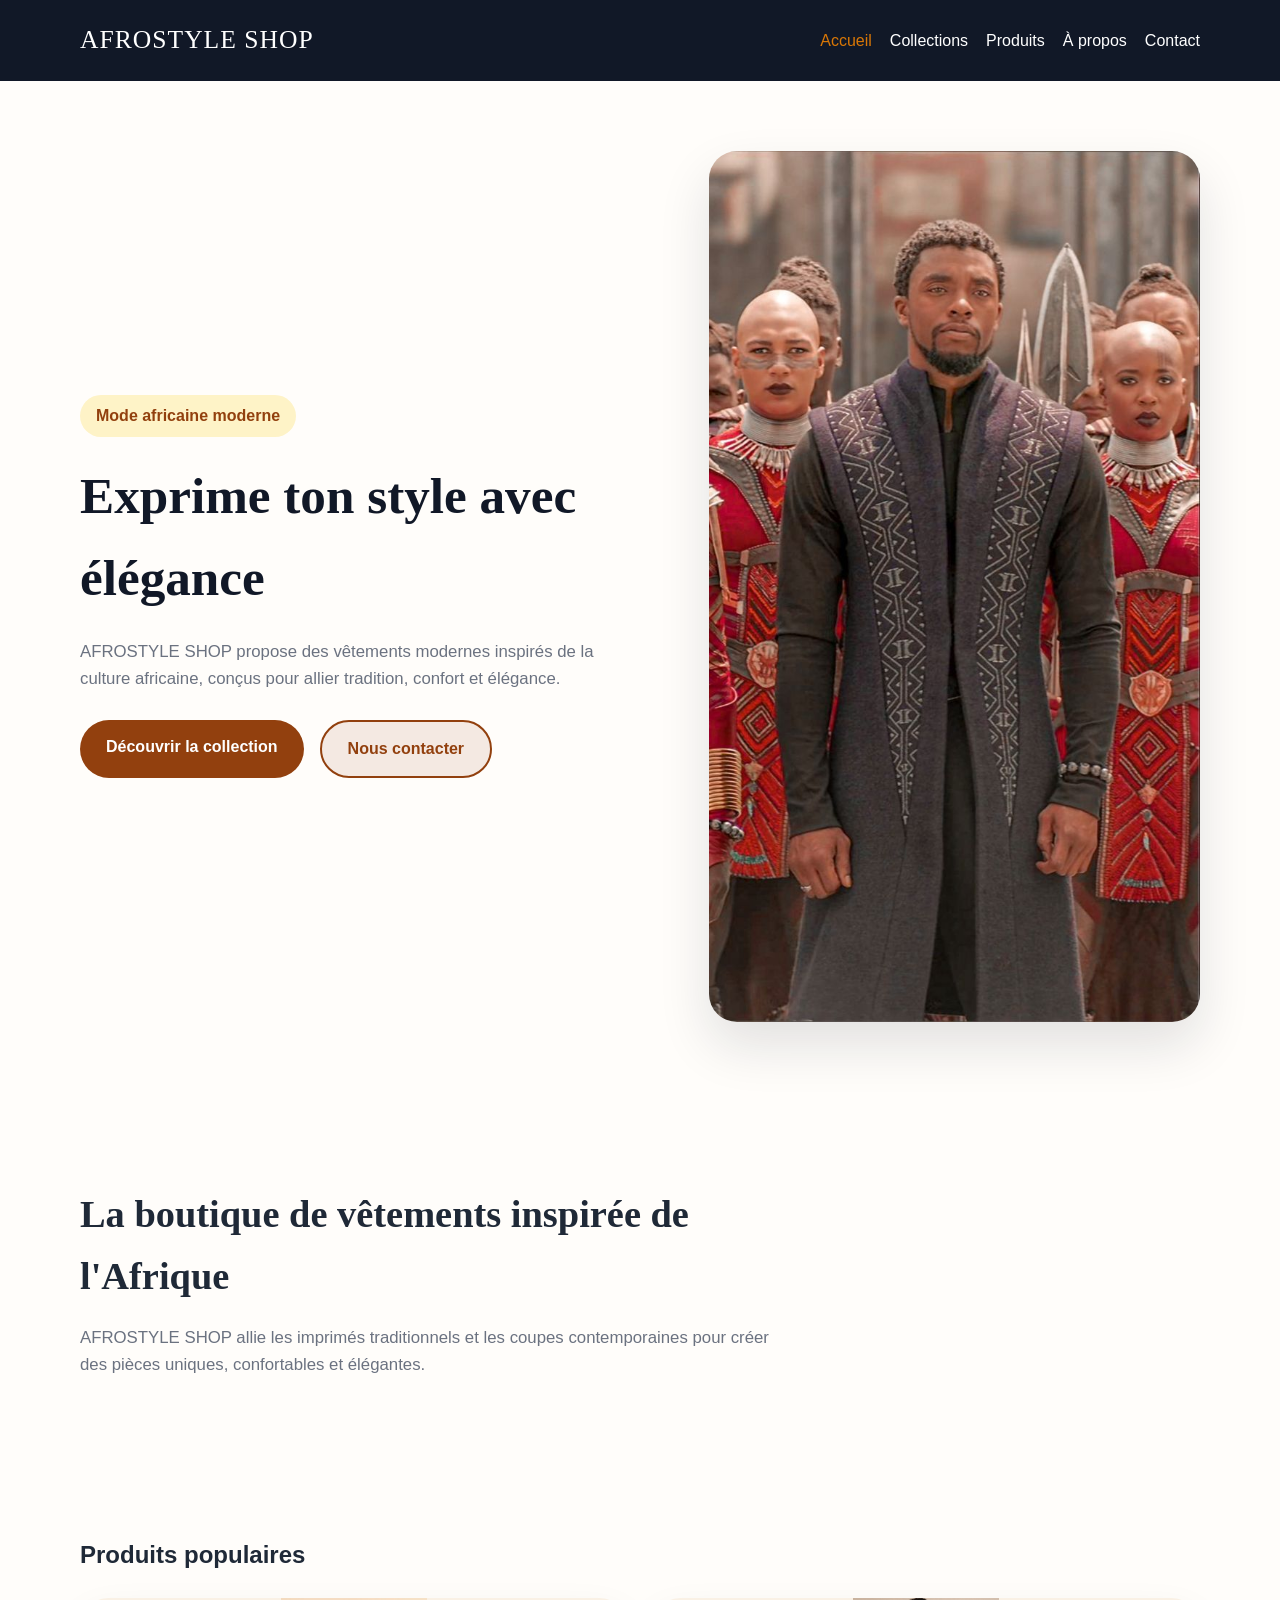
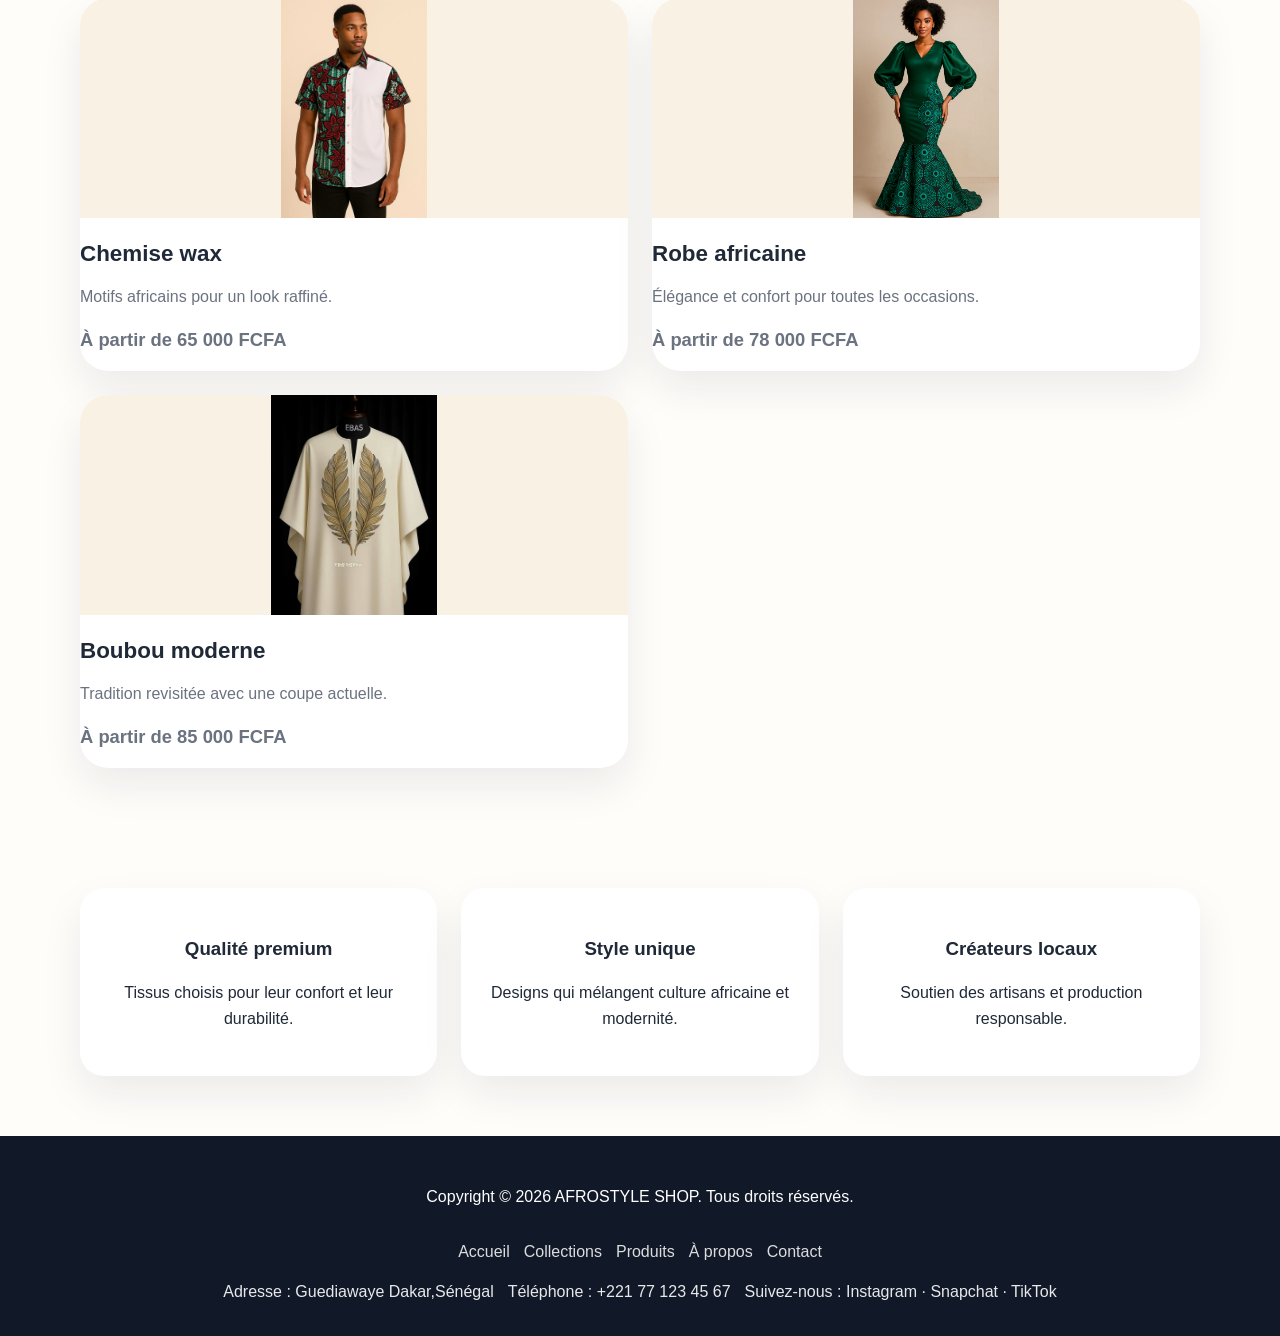
<file: index.html>
<!DOCTYPE html>
<html lang="en">
<head>
  <meta charset="UTF-8">
  <meta name="viewport" content="width=device-width, initial-scale=1.0">
  <title>AFROSTYLE SHOP</title>
 <link rel="stylesheet" href="css/style.css">
</head>
<body>
  <header class="entete">
    <div class="conteneur-entete">
      <div class="logo">AFROSTYLE SHOP</div>
      <nav class="navigation">
        <a href="index.html" class="actif">Accueil</a>
        <a href="collections.html">Collections</a>
        <a href="produits.html">Produits</a>
        <a href="about.html">À propos</a>
        <a href="contact.html">Contact</a>
      </nav>
    </div>
  </header>

  <main>
    <section class="hero">
      <div class="hero-texte">
        <span class="etiquette">Mode africaine moderne</span>
        <h1>Exprime ton style avec élégance</h1>
        <p>AFROSTYLE SHOP propose des vêtements modernes inspirés de la culture africaine, conçus pour allier tradition, confort et élégance.</p>
        <div class="hero-boutons">
          <a href="collections.html" class="btn-principal">Découvrir la collection</a>
          <a href="contact.html" class="btn-secondaire">Nous contacter</a>
        </div>
      </div>
      <div class="hero-image">
        <img src="images/herofashion.jpg" alt="Mode Afrostyle" />
      </div>
    </section>

    <section class="presentation">
      <div class="presentation-texte">
        <h2>La boutique de vêtements inspirée de l'Afrique</h2>
        <p>AFROSTYLE SHOP allie les imprimés traditionnels et les coupes contemporaines pour créer des pièces uniques, confortables et élégantes.</p>
      </div>
    </section>

    <section class="produits-phare">
      <h2>Produits populaires</h2>
      <div class="grille-produits">
        <article class="produit-card">
          <img src="images/chemise-wax.jpg" alt="Chemise wax">
          <h3>Chemise wax</h3>
          <p>Motifs africains pour un look raffiné.</p>
          <p class="prix">À partir de 65 000 FCFA</p>
        </article>
        <article class="produit-card">
          <img src="images/robe-africaine.jpg" alt="Robe africaine">
          <h3>Robe africaine</h3>
          <p>Élégance et confort pour toutes les occasions.</p>
          <p class="prix">À partir de 78 000 FCFA</p>
        </article>
        <article class="produit-card">
          <img src="images/boubou.jpg" alt="Boubou moderne">
          <h3>Boubou moderne</h3>
          <p>Tradition revisitée avec une coupe actuelle.</p>
          <p class="prix">À partir de 85 000 FCFA</p>
        </article>
      </div>
    </section>

    <section class="avantages">
      <div class="avantage-card">
        <h3>Qualité premium</h3>
        <p>Tissus choisis pour leur confort et leur durabilité.</p>
      </div>
      <div class="avantage-card">
        <h3>Style unique</h3>
        <p>Designs qui mélangent culture africaine et modernité.</p>
      </div>
      <div class="avantage-card">
        <h3>Créateurs locaux</h3>
        <p>Soutien des artisans et production responsable.</p>
      </div>
    </section>
  </main>

  <footer class="pied-de-page">
    <div class="contenu-footer">
      <p>Copyright © 2026 AFROSTYLE SHOP. Tous droits réservés.</p>
      <div class="liens-footer">
        <a href="index.html">Accueil</a>
        <a href="collections.html">Collections</a>
        <a href="produits.html">Produits</a>
        <a href="about.html">À propos</a>
        <a href="contact.html">Contact</a>
      </div>
      <div class="infos-footer">
        <p>Adresse : Guediawaye Dakar,Sénégal</p>
        <p>Téléphone : +221 77 123 45 67</p>
        <p>Suivez-nous : Instagram · Snapchat · TikTok</p>
      </div>
    </div>
  </footer>
</body>
</html>
</file>
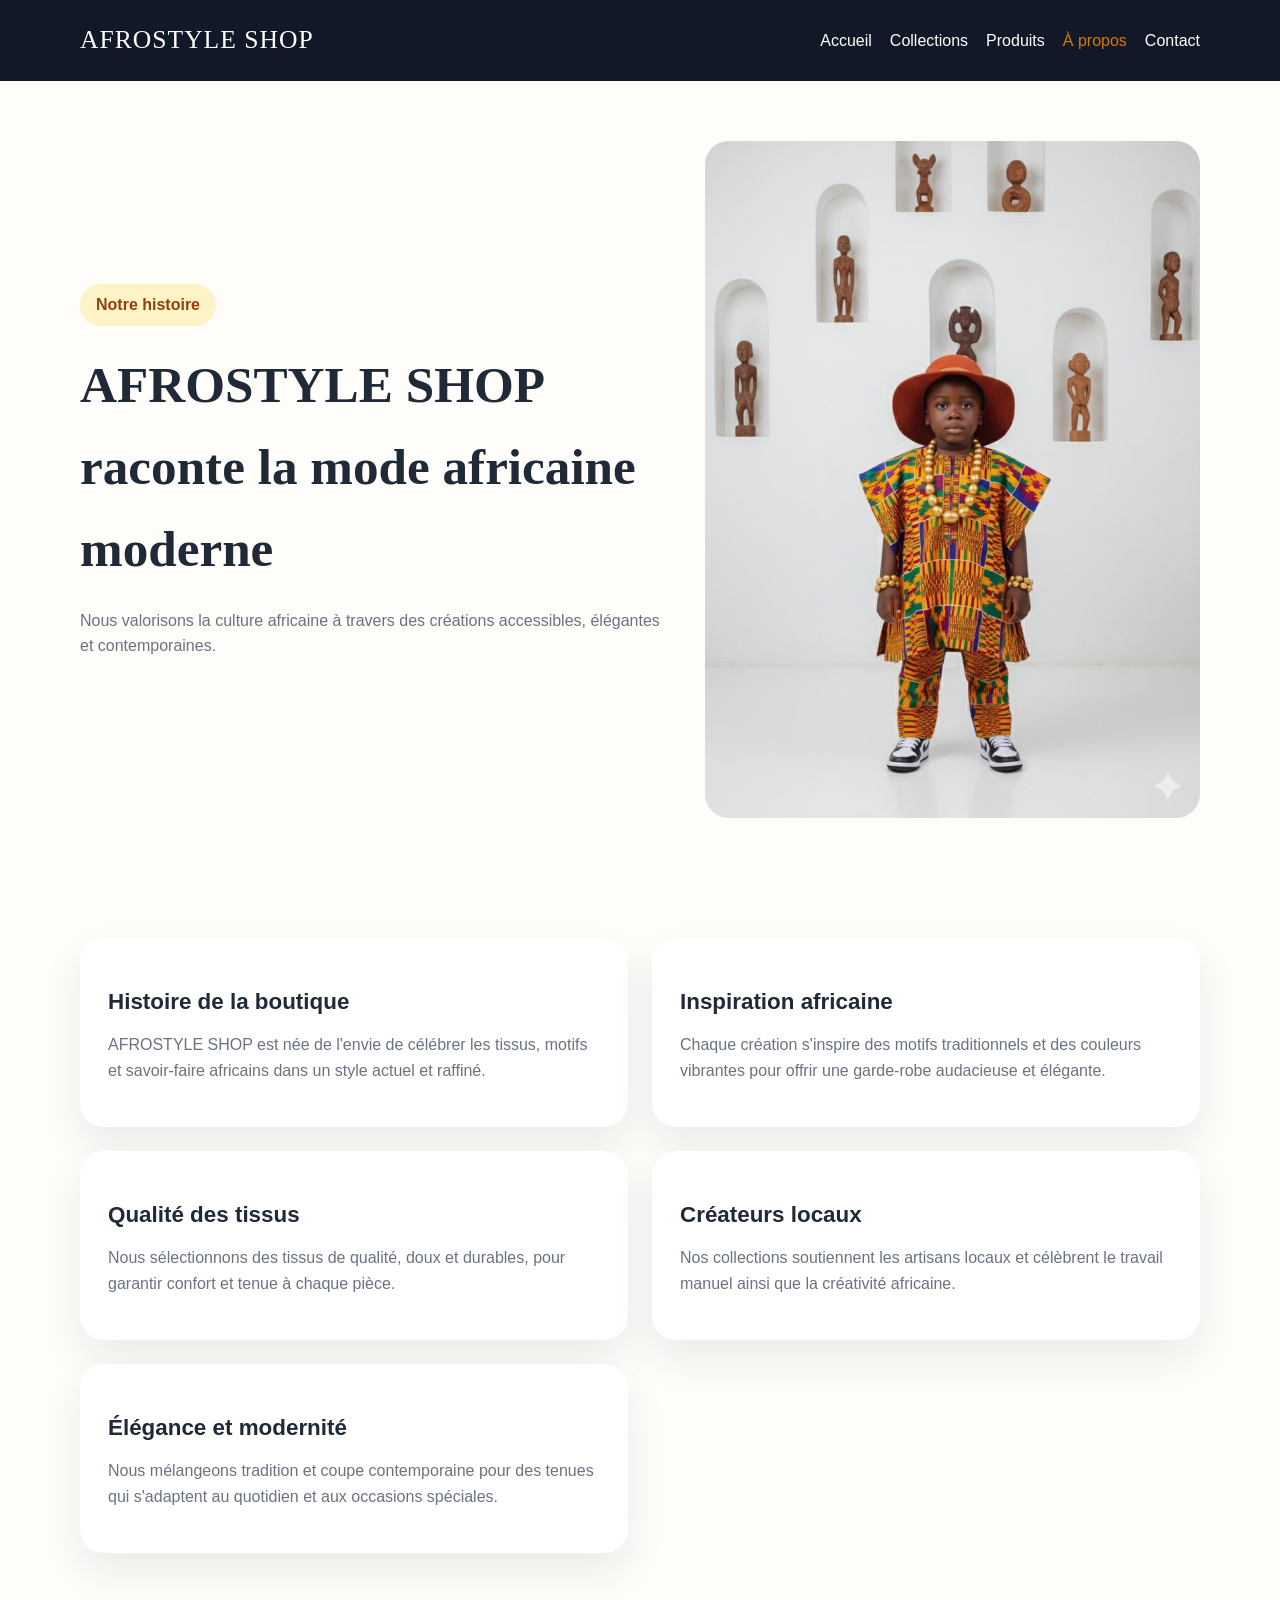
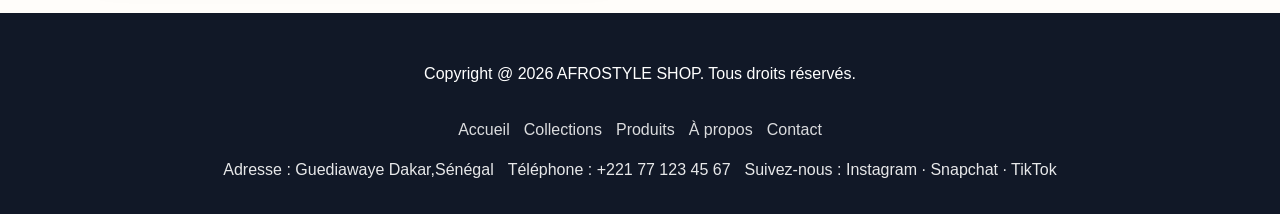
<file: about.html>
<!DOCTYPE html>
<html lang="en">
<head>
  <meta charset="UTF-8">
  <meta name="viewport" content="width=device-width, initial-scale=1.0">
  <title>À propos - AFROSTYLE SHOP</title>
   <link rel="stylesheet" href="css/style.css">
</head>
<body>
  <header class="entete">
    <div class="conteneur-entete">
      <div class="logo">AFROSTYLE SHOP</div>
      <nav class="navigation">
        <a href="index.html">Accueil</a>
        <a href="collections.html">Collections</a>
        <a href="produits.html">Produits</a>
        <a href="about.html" class="actif">À propos</a>
        <a href="contact.html">Contact</a>
      </nav>
    </div>
  </header>

  <main>
    <section class="section-intro">
      <div class="texte-intro">
        <span class="etiquette">Notre histoire</span>
        <h1>AFROSTYLE SHOP raconte la mode africaine moderne</h1>
        <p>Nous valorisons la culture africaine à travers des créations accessibles, élégantes et contemporaines.</p>
      </div>
      <img src="images/hero-small.jpg" alt="À propos AFROSTYLE SHOP" class="image-texte">
    </section>

    <section class="section-a-propos">
      <div class="bloc-a-propos">
        <h2>Histoire de la boutique</h2>
        <p>AFROSTYLE SHOP est née de l'envie de célébrer les tissus, motifs et savoir-faire africains dans un style actuel et raffiné.</p>
      </div>
      <div class="bloc-a-propos">
        <h2>Inspiration africaine</h2>
        <p>Chaque création s'inspire des motifs traditionnels et des couleurs vibrantes pour offrir une garde-robe audacieuse et élégante.</p>
      </div>
      <div class="bloc-a-propos">
        <h2>Qualité des tissus</h2>
        <p>Nous sélectionnons des tissus de qualité, doux et durables, pour garantir confort et tenue à chaque pièce.</p>
      </div>
      <div class="bloc-a-propos">
        <h2>Créateurs locaux</h2>
        <p>Nos collections soutiennent les artisans locaux et célèbrent le travail manuel ainsi que la créativité africaine.</p>
      </div>
      <div class="bloc-a-propos">
        <h2>Élégance et modernité</h2>
        <p>Nous mélangeons tradition et coupe contemporaine pour des tenues qui s'adaptent au quotidien et aux occasions spéciales.</p>
      </div>
    </section>
  </main>

  <footer class="pied-de-page">
    <div class="contenu-footer">
      <p>Copyright @ 2026 AFROSTYLE SHOP. Tous droits réservés.</p>
      <div class="liens-footer">
        <a href="index.html">Accueil</a>
        <a href="collections.html">Collections</a>
        <a href="produits.html">Produits</a>
        <a href="about.html">À propos</a>
        <a href="contact.html">Contact</a>
      </div>
      <div class="infos-footer">
        <p>Adresse : Guediawaye Dakar,Sénégal</p>
        <p>Téléphone : +221 77 123 45 67</p>
        <p>Suivez-nous : Instagram · Snapchat · TikTok</p>
      </div>
    </div>
  </footer>
</body>
</html>
</file>
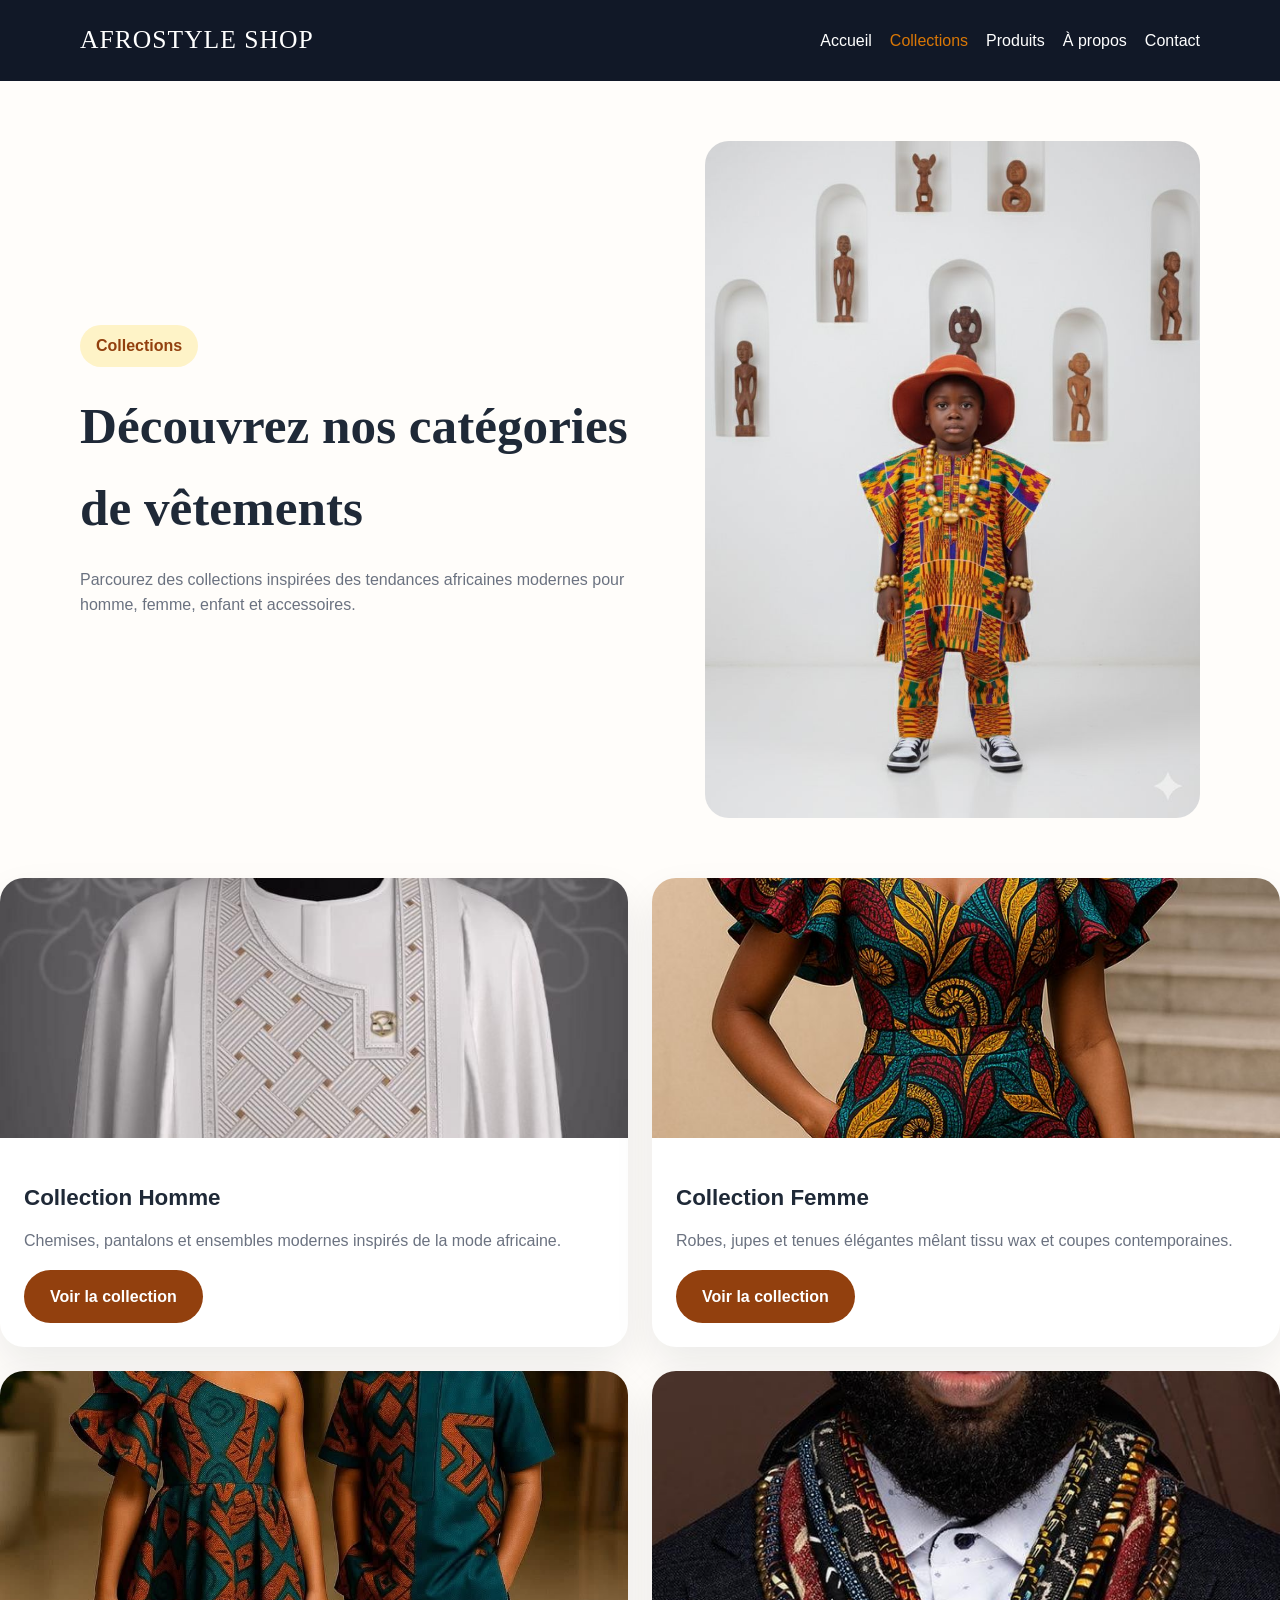
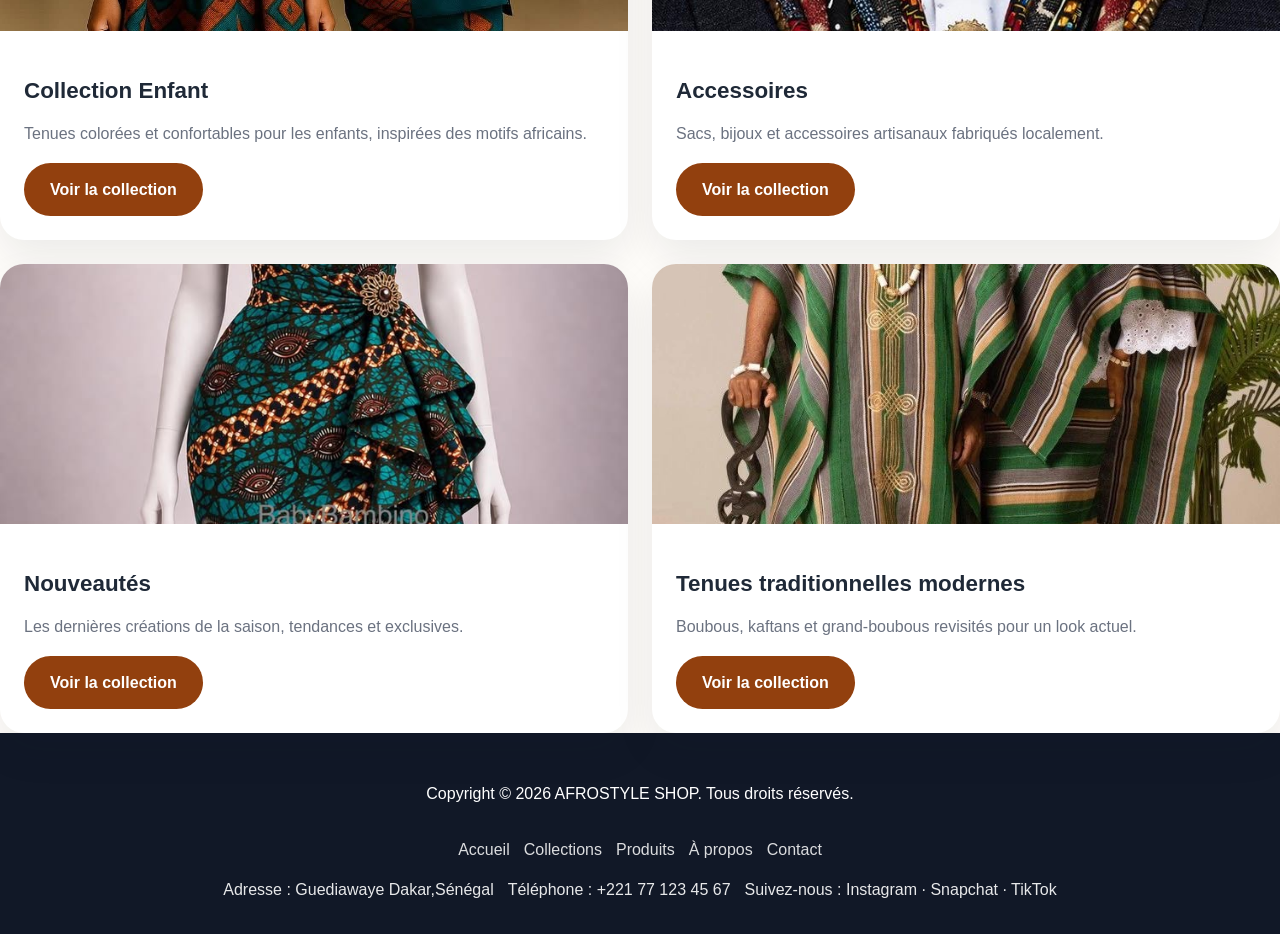
<file: collections.html>
<!DOCTYPE html>
<html lang="en">
<head>
  <meta charset="UTF-8">
  <meta name="viewport" content="width=device-width, initial-scale=1.0">
  <title>Collections - AFROSTYLE SHOP</title>
  <link rel="stylesheet" href="css/style.css">
</head>
<body>
  <header class="entete">
    <div class="conteneur-entete">
      <div class="logo">AFROSTYLE  SHOP</div>
      <nav class="navigation">
        <a href="index.html">Accueil</a>
        <a href="collections.html" class="actif">Collections</a>
        <a href="produits.html">Produits</a>
        <a href="about.html">À propos</a>
        <a href="contact.html">Contact</a>
      </nav>
    </div>
  </header>

  <main>
    <section class="section-intro">
      <div class="texte-intro">
        <span class="etiquette">Collections</span>
        <h1>Découvrez nos catégories de vêtements</h1>
        <p>Parcourez des collections inspirées des tendances africaines modernes pour homme, femme, enfant et accessoires.</p>
      </div>
      <img src="images/hero-small.jpg" alt="Collections de mode" class="image-texte">
    </section>

    <section class="section-cartes">
      <article class="carte-collection">
        <img src="images/homme.jpg" alt="Collection Homme">
        <div class="carte-contenu">
          <h2>Collection Homme</h2>
          <p>Chemises, pantalons et ensembles modernes inspirés de la mode africaine.</p>
          <a href="produits.html#homme" class="btn-principal">Voir la collection</a>
        </div>
      </article>

      <article class="carte-collection">
        <img src="images/femme.jpg" alt="Collection Femme">
        <div class="carte-contenu">
          <h2>Collection Femme</h2>
          <p>Robes, jupes et tenues élégantes mêlant tissu wax et coupes contemporaines.</p>
          <a href="produits.html#femme" class="btn-principal">Voir la collection</a>
        </div>
      </article>

      <article class="carte-collection">
        <img src="images/enfant.jpg" alt="Collection Enfant">
        <div class="carte-contenu">
          <h2>Collection Enfant</h2>
          <p>Tenues colorées et confortables pour les enfants, inspirées des motifs africains.</p>
          <a href="produits.html#enfant" class="btn-principal">Voir la collection</a>
        </div>
      </article>

      <article class="carte-collection">
        <img src="images/accessoires.jpg" alt="Collection Accessoires">
        <div class="carte-contenu">
          <h2>Accessoires</h2>
          <p>Sacs, bijoux et accessoires artisanaux fabriqués localement.</p>
          <a href="produits.html#accessoires" class="btn-principal">Voir la collection</a>
        </div>
      </article>

      <article class="carte-collection">
        <img src="images/nouveautes.jpg" alt="Nouveautés">
        <div class="carte-contenu">
          <h2>Nouveautés</h2>
          <p>Les dernières créations de la saison, tendances et exclusives.</p>
          <a href="produits.html#nouveautes" class="btn-principal">Voir la collection</a>
        </div>
      </article>

      <article class="carte-collection">
        <img src="images/traditionnelles.jpg" alt="Tenues traditionnelles modernes">
        <div class="carte-contenu">
          <h2>Tenues traditionnelles modernes</h2>
          <p>Boubous, kaftans et grand-boubous revisités pour un look actuel.</p>
          <a href="produits.html#traditionnelles" class="btn-principal">Voir la collection</a>
        </div>
      </article>
    </section>
  </main>

  <footer class="pied-de-page">
    <div class="contenu-footer">
      <p>Copyright © 2026 AFROSTYLE SHOP. Tous droits réservés.</p>
      <div class="liens-footer">
        <a href="index.html">Accueil</a>
        <a href="collections.html">Collections</a>
        <a href="produits.html">Produits</a>
        <a href="about.html">À propos</a>
        <a href="contact.html">Contact</a>
      </div>
      <div class="infos-footer">
        <p>Adresse : Guediawaye Dakar,Sénégal</p>
        <p>Téléphone : +221 77 123 45 67</p>
        <p>Suivez-nous : Instagram · Snapchat · TikTok</p>
      </div>
    </div>
  </footer>
</body>
</html>
</file>
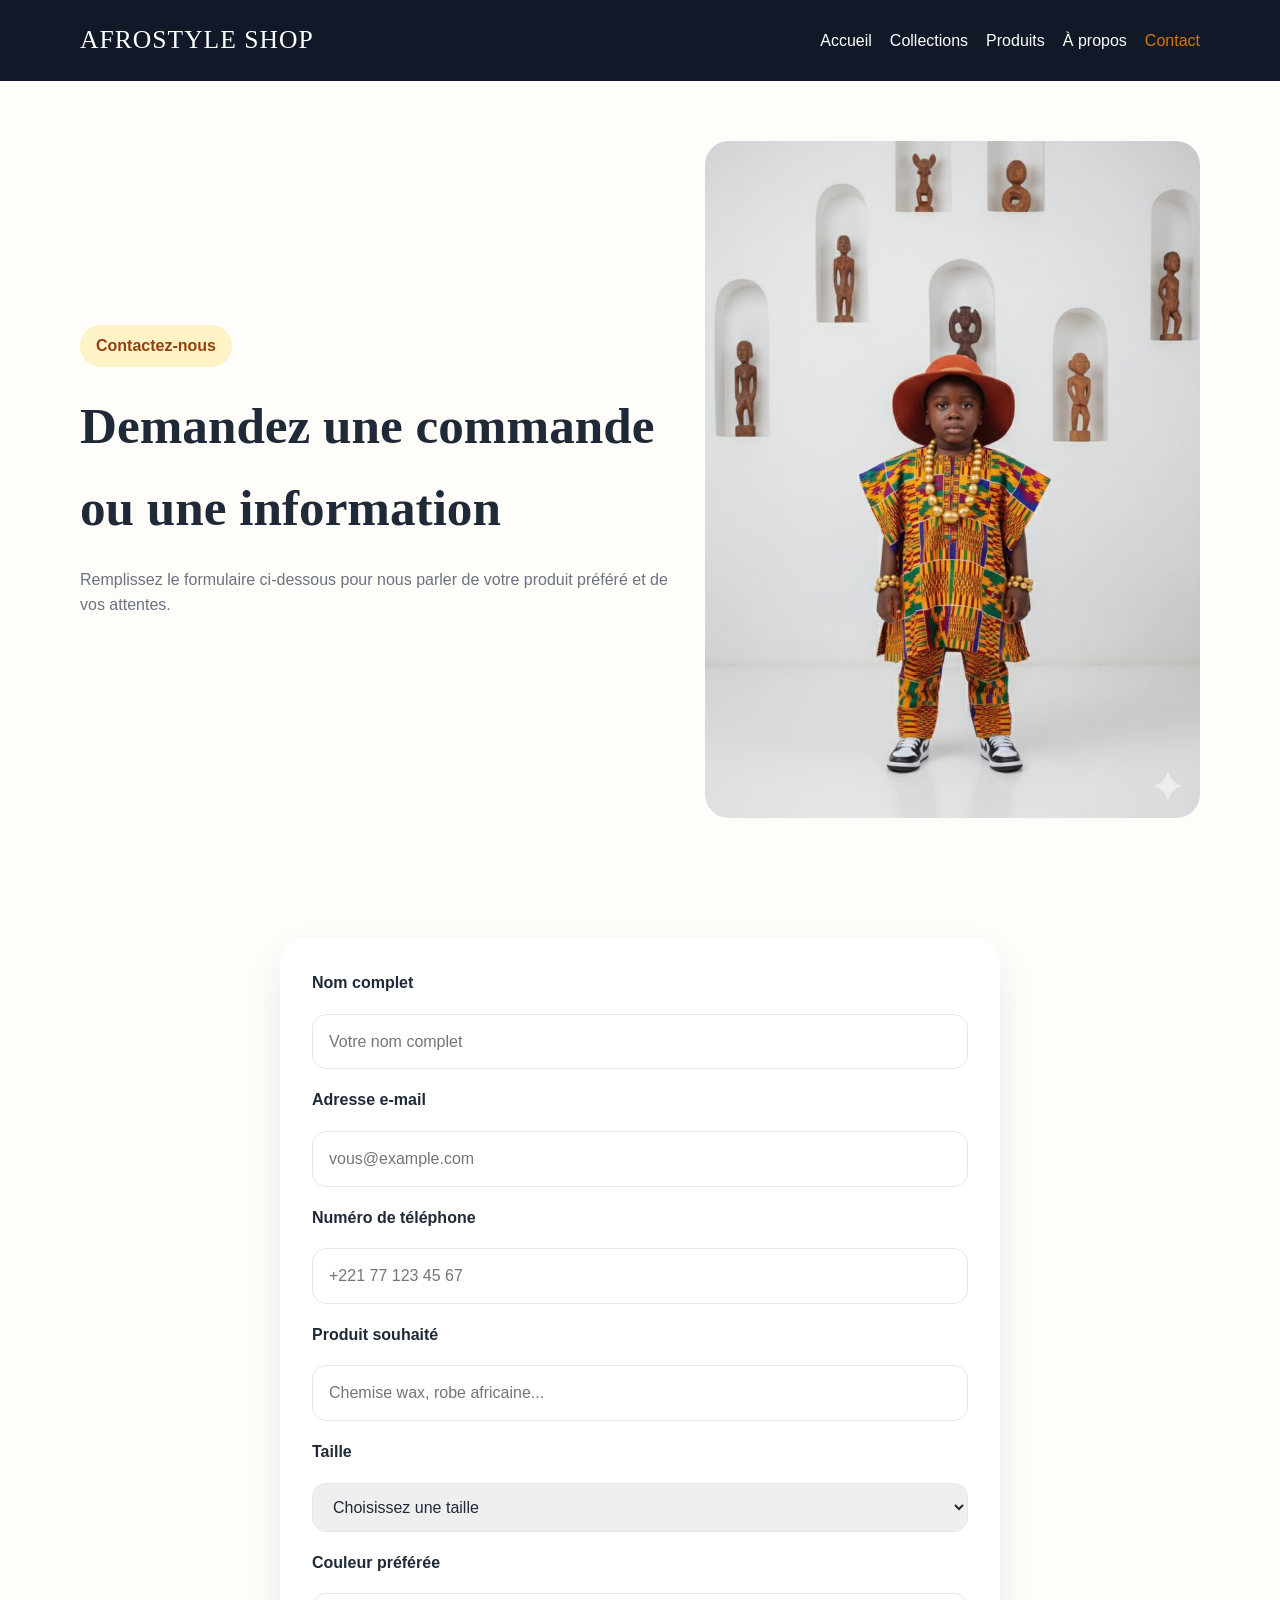
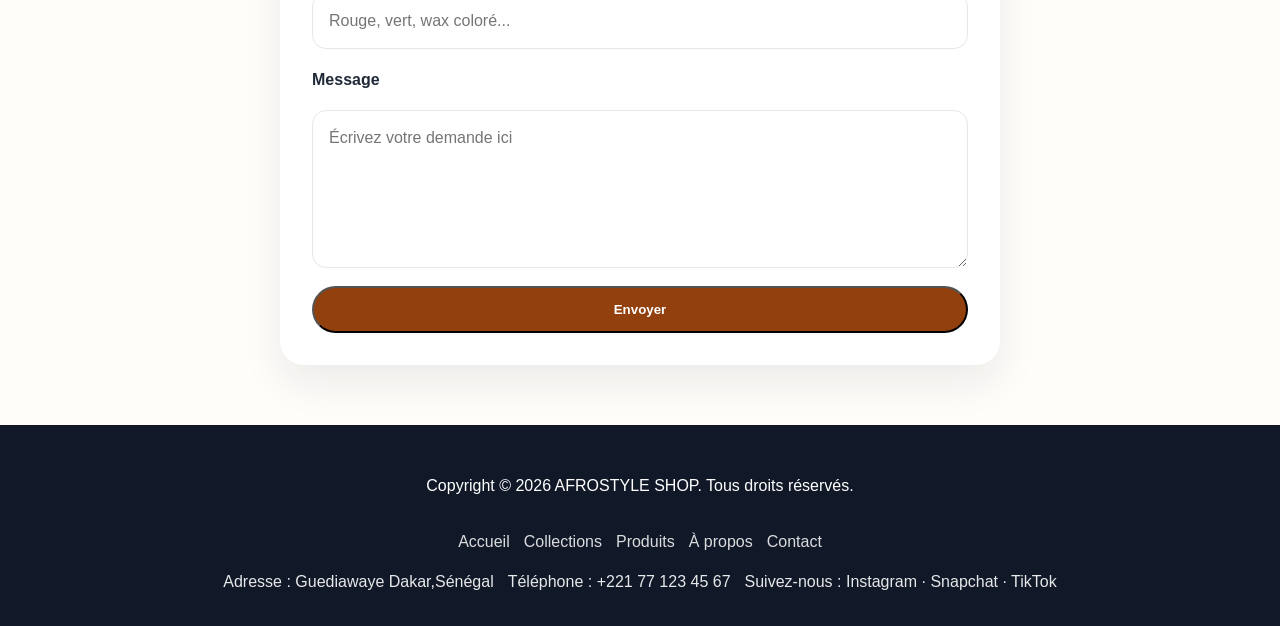
<file: contact.html>
<!DOCTYPE html>
<html lang="en">
<head>
  <meta charset="UTF-8">
  <meta name="viewport" content="width=device-width, initial-scale=1.0">
  <title>Contact - AFROSTYLE SHOP</title>
 <link rel="stylesheet" href="css/style.css">
</head>
<body>
  <header class="entete">
    <div class="conteneur-entete">
      <div class="logo">AFROSTYLE SHOP</div>
      <nav class="navigation">
        <a href="index.html">Accueil</a>
        <a href="collections.html">Collections</a>
        <a href="produits.html">Produits</a>
        <a href="about.html">À propos</a>
        <a href="contact.html" class="actif">Contact</a>
      </nav>
    </div>
  </header>

  <main>
    <section class="section-intro">
      <div class="texte-intro">
        <span class="etiquette">Contactez-nous</span>
        <h1>Demandez une commande ou une information</h1>
        <p>Remplissez le formulaire ci-dessous pour nous parler de votre produit préféré et de vos attentes.</p>
      </div>
      <img src="images/hero-small.jpg" alt="Formulaire de contact" class="image-texte">
    </section>

    <section class="section-formulaire">
      <form class="formulaire-contact">
        <label for="nom">Nom complet</label>
        <input type="text" id="nom" name="nom" placeholder="Votre nom complet" required>

        <label for="email">Adresse e-mail</label>
        <input type="email" id="email" name="email" placeholder="vous@example.com" required>

        <label for="telephone">Numéro de téléphone</label>
        <input type="tel" id="telephone" name="telephone" placeholder="+221 77 123 45 67" required>

        <label for="produit">Produit souhaité</label>
        <input type="text" id="produit" name="produit" placeholder="Chemise wax, robe africaine..." required>

        <label for="taille">Taille</label>
        <select id="taille" name="taille" required>
          <option value="">Choisissez une taille</option>
          <option>XS</option>
          <option>S</option>
          <option>M</option>
          <option>L</option>
          <option>XL</option>
        </select>

        <label for="couleur">Couleur préférée</label>
        <input type="text" id="couleur" name="couleur" placeholder="Rouge, vert, wax coloré..." required>

        <label for="message">Message</label>
        <textarea id="message" name="message" rows="5" placeholder="Écrivez votre demande ici" required></textarea>

        <button type="submit" class="btn-principal">Envoyer</button>
      </form>
    </section>
  </main>

  <footer class="pied-de-page">
    <div class="contenu-footer">
      <p>Copyright © 2026 AFROSTYLE SHOP. Tous droits réservés.</p>
      <div class="liens-footer">
        <a href="index.html">Accueil</a>
        <a href="collections.html">Collections</a>
        <a href="produits.html">Produits</a>
        <a href="about.html">À propos</a>
        <a href="contact.html">Contact</a>
      </div>
      <div class="infos-footer">
        <p>Adresse : Guediawaye Dakar,Sénégal</p>
        <p>Téléphone : +221 77 123 45 67</p>
        <p>Suivez-nous : Instagram · Snapchat · TikTok</p>
      </div>
    </div>
  </footer>
</body>
</html>
</file>
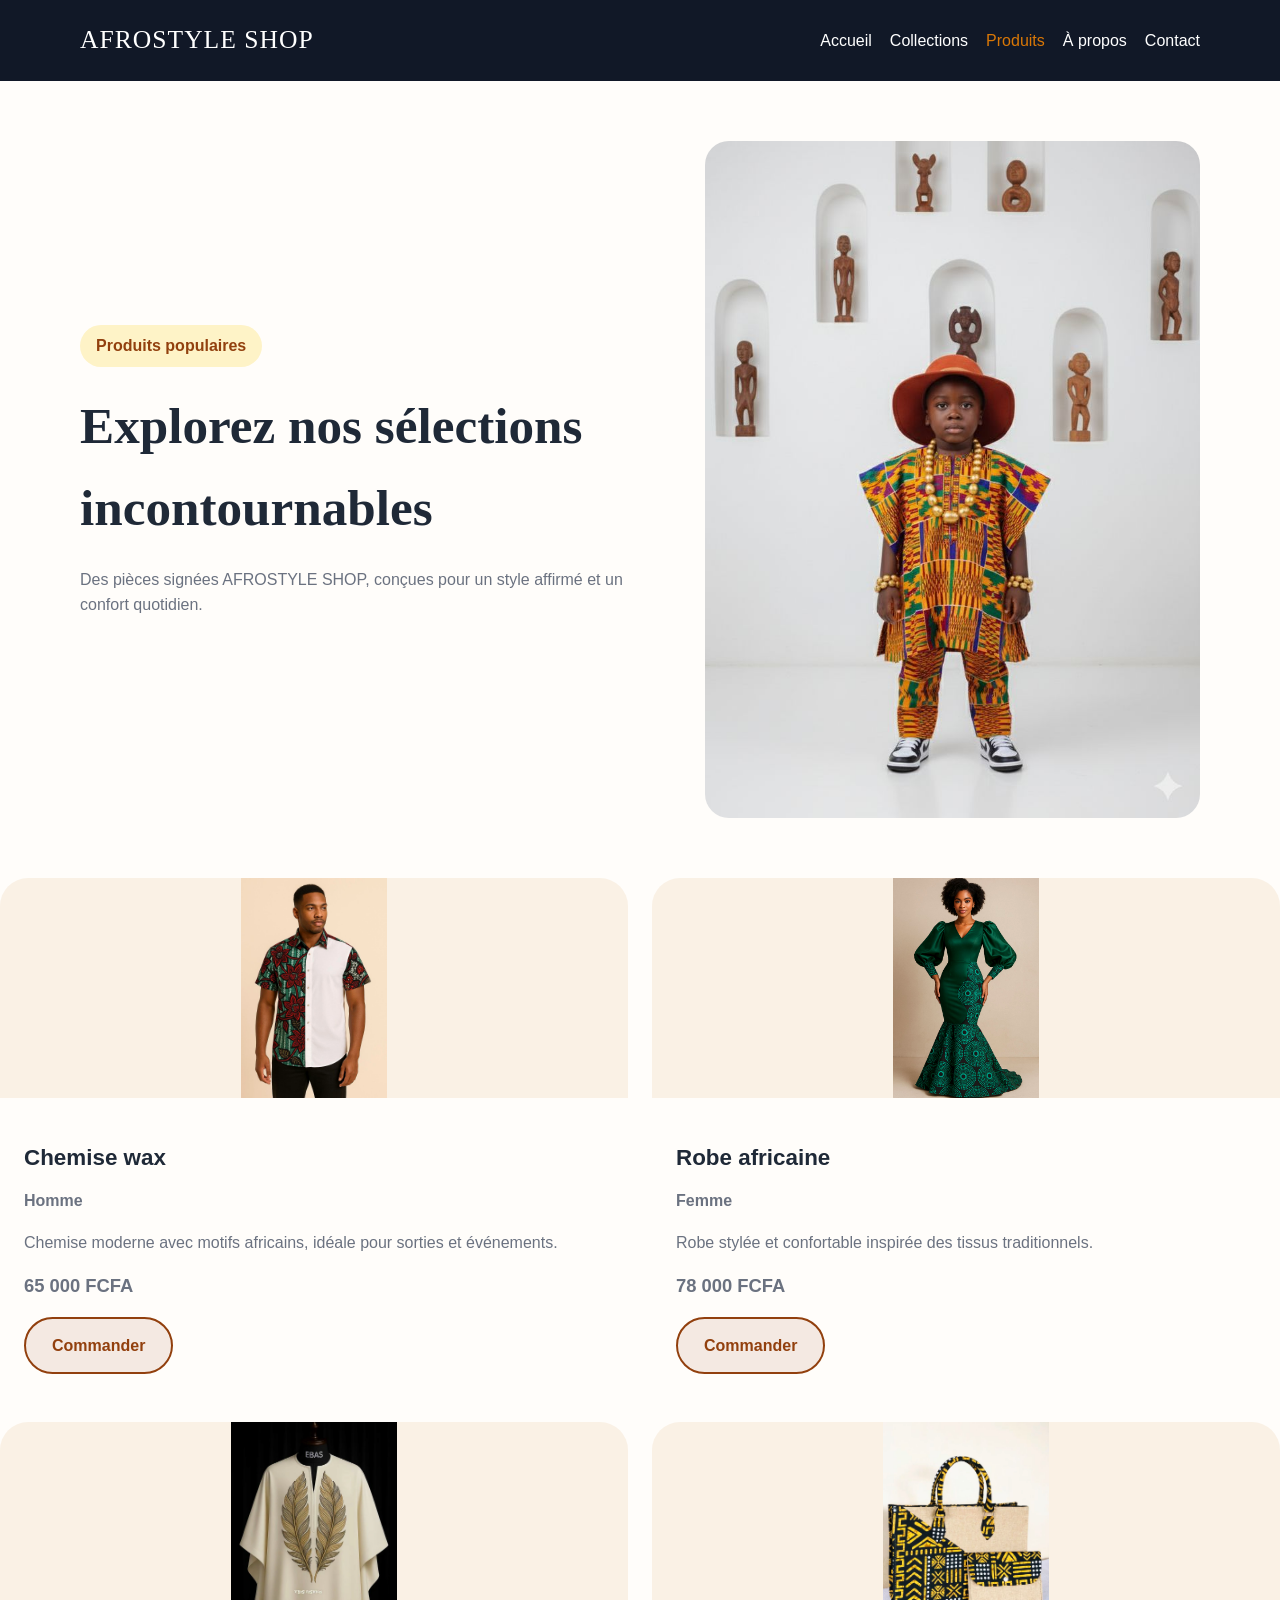
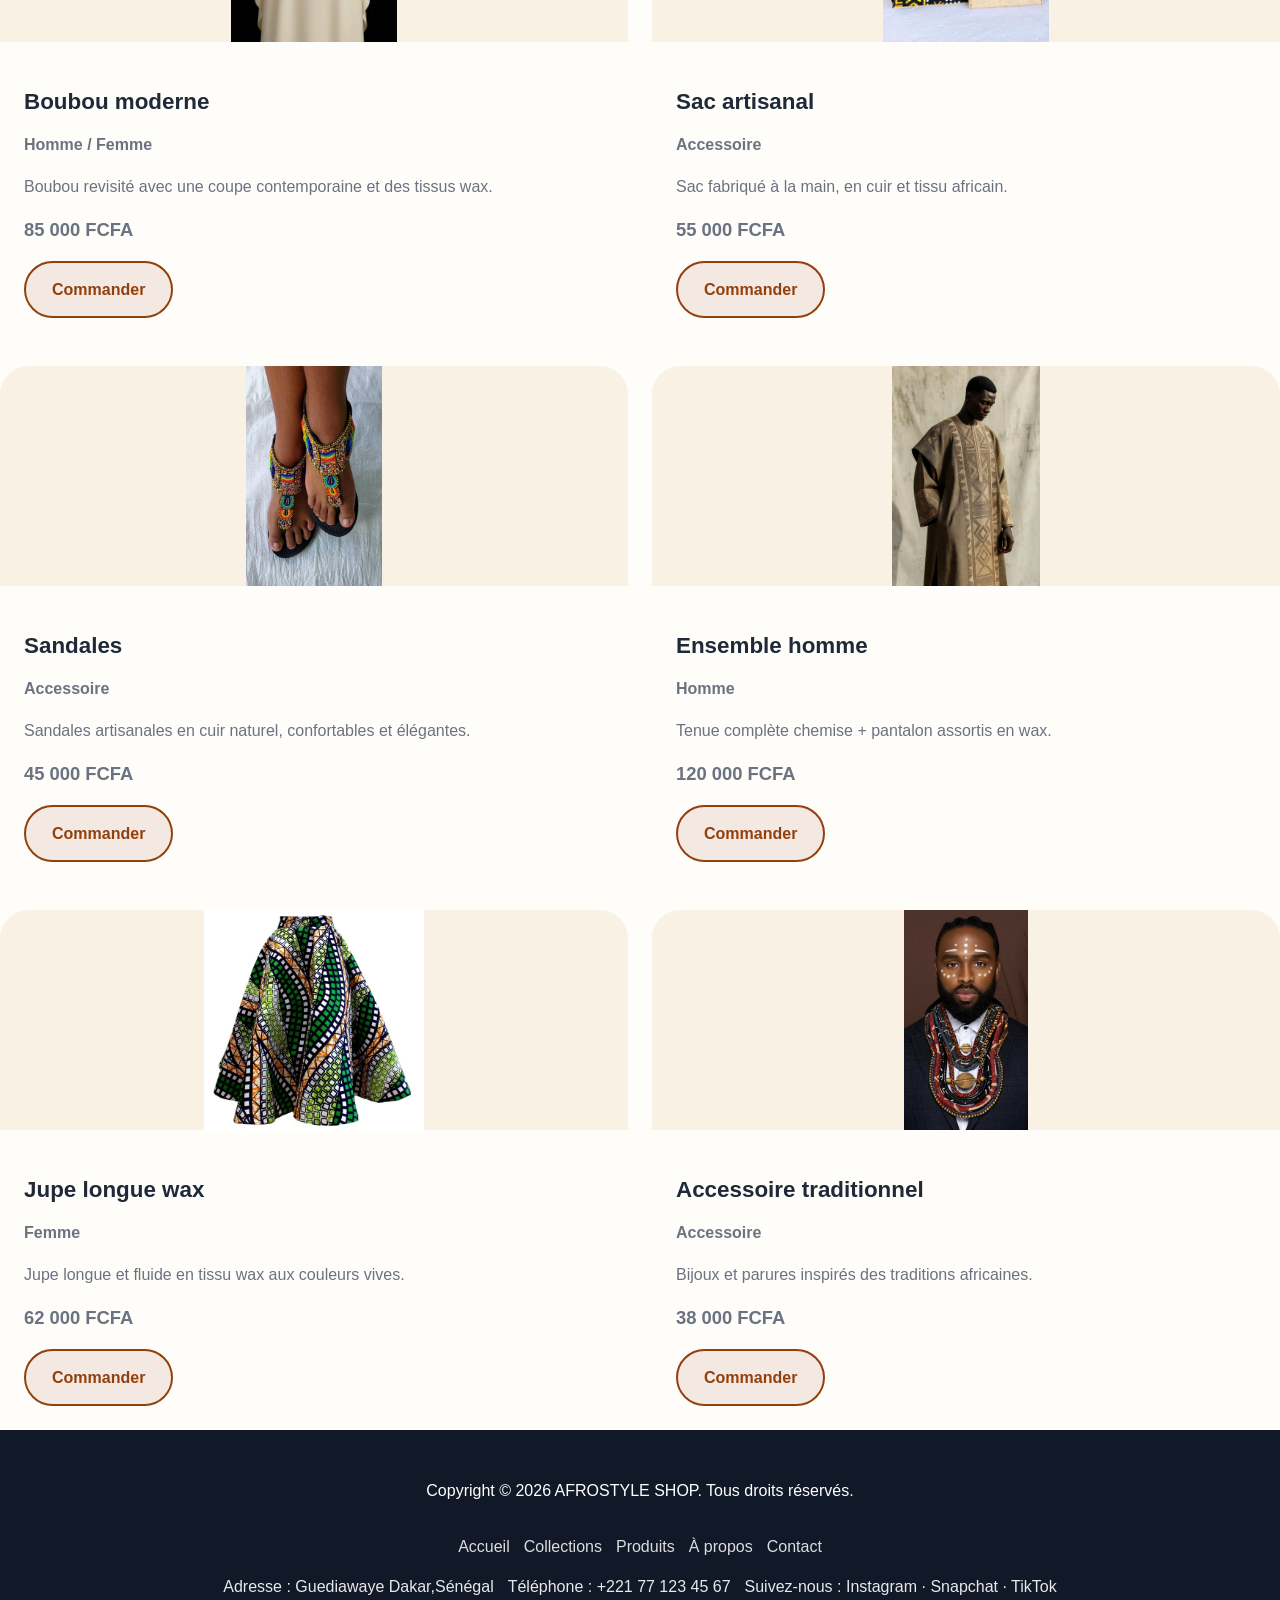
<file: produits.html>
<!DOCTYPE html>
<html lang="en">
<head>
  <meta charset="UTF-8">
  <meta name="viewport" content="width=device-width, initial-scale=1.0">
  <title>Produits - AFROSTYLE SHOP</title>
  <link rel="stylesheet" href="css/style.css">
</head>
<body>
  <header class="entete">
    <div class="conteneur-entete">
      <div class="logo">AFROSTYLE SHOP</div>
      <nav class="navigation">
        <a href="index.html">Accueil</a>
        <a href="collections.html">Collections</a>
        <a href="produits.html" class="actif">Produits</a>
        <a href="about.html">À propos</a>
        <a href="contact.html">Contact</a>
      </nav>
    </div>
  </header>

  <main>
    <section class="section-intro">
      <div class="texte-intro">
        <span class="etiquette">Produits populaires</span>
        <h1>Explorez nos sélections incontournables</h1>
        <p>Des pièces signées AFROSTYLE SHOP, conçues pour un style affirmé et un confort quotidien.</p>
      </div>
      <img src="images/hero-small.jpg" alt="Produits Afrostyle" class="image-texte">
    </section>

    <section class="section-cartes" id="produits">
      <article class="carte-produit" id="homme">
        <img src="images/chemise-wax.jpg" alt="Chemise wax">
        <div class="carte-contenu">
          <h2>Chemise wax</h2>
          <p class="categorie">Homme</p>
          <p>Chemise moderne avec motifs africains, idéale pour sorties et événements.</p>
          <p class="prix">65 000 FCFA</p>
          <a href="contact.html" class="btn-secondaire">Commander</a>
        </div>
      </article>

      <article class="carte-produit" id="femme">
        <img src="images/robe-africaine.jpg" alt="Robe africaine">
        <div class="carte-contenu">
          <h2>Robe africaine</h2>
          <p class="categorie">Femme</p>
          <p>Robe stylée et confortable inspirée des tissus traditionnels.</p>
          <p class="prix">78 000 FCFA</p>
          <a href="contact.html" class="btn-secondaire">Commander</a>
        </div>
      </article>

      <article class="carte-produit" id="boubou">
        <img src="images/boubou.jpg" alt="Boubou moderne">
        <div class="carte-contenu">
          <h2>Boubou moderne</h2>
          <p class="categorie">Homme / Femme</p>
          <p>Boubou revisité avec une coupe contemporaine et des tissus wax.</p>
          <p class="prix">85 000 FCFA</p>
          <a href="contact.html" class="btn-secondaire">Commander</a>
        </div>
      </article>

      <article class="carte-produit" id="accessoire1">
        <img src="images/sac-artisanal.jpg" alt="Sac artisanal">
        <div class="carte-contenu">
          <h2>Sac artisanal</h2>
          <p class="categorie">Accessoire</p>
          <p>Sac fabriqué à la main, en cuir et tissu africain.</p>
          <p class="prix">55 000 FCFA</p>
          <a href="contact.html" class="btn-secondaire">Commander</a>
        </div>
      </article>

      <article class="carte-produit" id="sandales">
        <img src="images/sandales.jpg" alt="Sandales artisanales">
        <div class="carte-contenu">
          <h2>Sandales</h2>
          <p class="categorie">Accessoire</p>
          <p>Sandales artisanales en cuir naturel, confortables et élégantes.</p>
          <p class="prix">45 000 FCFA</p>
          <a href="contact.html" class="btn-secondaire">Commander</a>
        </div>
      </article>

      <article class="carte-produit" id="ensemble-homme">
        <img src="images/ensemble-homme.jpg" alt="Ensemble homme">
        <div class="carte-contenu">
          <h2>Ensemble homme</h2>
          <p class="categorie">Homme</p>
          <p>Tenue complète chemise + pantalon assortis en wax.</p>
          <p class="prix">120 000 FCFA</p>
          <a href="contact.html" class="btn-secondaire">Commander</a>
        </div>
      </article>

      <article class="carte-produit" id="jupe-longue">
        <img src="images/jupe-longue.jpg" alt="Jupe longue wax">
        <div class="carte-contenu">
          <h2>Jupe longue wax</h2>
          <p class="categorie">Femme</p>
          <p>Jupe longue et fluide en tissu wax aux couleurs vives.</p>
          <p class="prix">62 000 FCFA</p>
          <a href="contact.html" class="btn-secondaire">Commander</a>
        </div>
      </article>

      <article class="carte-produit" id="accessoire2">
        <img src="images/accessoires.jpg" alt="Accessoire traditionnel">
        <div class="carte-contenu">
          <h2>Accessoire traditionnel</h2>
          <p class="categorie">Accessoire</p>
          <p>Bijoux et parures inspirés des traditions africaines.</p>
          <p class="prix">38 000 FCFA</p>
          <a href="contact.html" class="btn-secondaire">Commander</a>
        </div>
      </article>
    </section>
  </main>

  <footer class="pied-de-page">
    <div class="contenu-footer">
      <p>Copyright © 2026 AFROSTYLE SHOP. Tous droits réservés.</p>
      <div class="liens-footer">
        <a href="index.html">Accueil</a>
        <a href="collections.html">Collections</a>
        <a href="produits.html">Produits</a>
        <a href="about.html">À propos</a>
        <a href="contact.html">Contact</a>
      </div>
      <div class="infos-footer">
        <p>Adresse : Guediawaye Dakar,Sénégal </p>
        <p>Téléphone : +221 77 123 45 67</p>
        <p>Suivez-nous : Instagram · Snapchat · TikTok</p>
      </div>
    </div>
  </footer>
</body>
</html>
</file>
<file: css/style.css>
:root {
  --principal: rgb(146, 64, 14);
  --secondaire: rgb(17, 24, 39);
  --accent: rgb(217, 119, 6);
  --fond-clair: rgb(254, 243, 199);
  --fond-carte: rgb(255, 255, 255);
  --texte-principal: rgb(31, 41, 55);
  --texte-secondaire: rgb(107, 114, 128);
  --vert: rgb(6, 95, 70);
}

* {
  box-sizing: border-box;
}

body {
  margin: 0;
  font-family: 'Poppins', Arial, sans-serif;
  color: var(--texte-principal);
  background-color: rgb(255, 253, 250);
  line-height: 1.6;
}

a {
  text-decoration: none;
  color: inherit;
}

img {
  max-width: 100%;
  display: block;
}

.entete {
  background-color: var(--secondaire);
  color: rgb(255, 255, 255);
  padding: 20px 0;
}

.conteneur-entete,
.contenu-footer {
  width: min(1120px, calc(100% - 32px));
  margin: 0 auto;
  display: flex;
  justify-content: space-between;
  align-items: center;
  flex-wrap: wrap;
}

.logo {
  font-family: 'Playfair Display', Georgia, serif;
  font-size: 1.6rem;
  letter-spacing: 1px;
}

.navigation {
  display: flex;
  gap: 18px;
  flex-wrap: wrap;
}

.navigation a {
  color: rgb(255, 255, 255);
  font-weight: 500;
}

.navigation a.actif,
.navigation a:hover {
  color: var(--accent);
}

.hero {
  display: grid;
  grid-template-columns: 1.2fr 1fr;
  gap: 40px;
  align-items: center;
  padding: 70px 0;
  width: min(1120px, calc(100% - 32px));
  margin: 0 auto;
}

.hero-texte {
  max-width: 560px;
}

.etiquette {
  display: inline-block;
  background-color: var(--fond-clair);
  color: var(--principal);
  padding: 8px 16px;
  border-radius: 999px;
  font-weight: 600;
  margin-bottom: 18px;
}

.hero h1 {
  font-family: 'Playfair Display', Georgia, serif;
  font-size: clamp(2.6rem, 4vw, 4rem);
  margin: 0 0 20px;
  color: var(--secondaire);
}

.hero p {
  color: var(--texte-secondaire);
  margin-bottom: 28px;
  font-size: 1.05rem;
}

.hero-boutons {
  display: flex;
  gap: 16px;
  flex-wrap: wrap;
}

.btn-principal,
.btn-secondaire {
  display: inline-block;
  padding: 14px 26px;
  border-radius: 999px;
  transition: transform 0.2s ease, background-color 0.2s ease;
  font-weight: 600;
}

.btn-principal {
  background-color: var(--principal);
  color: #fff;
}

.btn-secondaire {
  background-color: rgba(146, 64, 14, 0.1);
  color: var(--principal);
}

.btn-principal:hover,
.btn-secondaire:hover {
  transform: translateY(-2px);
}

.hero-image {
  overflow: hidden;
  border-radius: 28px;
  box-shadow: 0 24px 52px rgba(17, 24, 39, 0.12);
}

.hero-image img {
  width: 100%;
  height: auto;
  object-fit: contain;
  object-position: center;
  display: block;
}

.presentation,
.produits-phare,
.avantages,
.section-a-propos,
.section-formulaire {
  width: min(1120px, calc(100% - 32px));
  margin: 0 auto;
  padding: 60px 0;
}

.presentation-texte {
  max-width: 720px;
}

.presentation-texte h2 {
  font-family: 'Playfair Display', Georgia, serif;
  font-size: 2.4rem;
  margin-bottom: 18px;
}

.presentation-texte p {
  color: var(--texte-secondaire);
  font-size: 1.05rem;
}

.produits-phare h2,
.section-a-propos h2,
.section-intro h1 {
  margin-bottom: 24px;
}

.grille-produits,
.section-cartes {
  display: grid;
  gap: 24px;
}

.grille-produits,
.section-cartes {
  grid-template-columns: repeat(2, minmax(0, 1fr));
  align-items: stretch;
}

.produit-card,
.carte-collection,
.avantage-card {
  background-color: var(--fond-carte);
  border-radius: 24px;
  overflow: hidden;
  box-shadow: 0 18px 40px rgba(17, 24, 39, 0.08);
}

.produit-card img,
.carte-collection img {
  width: 100%;
  height: 240px;
  object-fit: cover;
}

.produit-card h3,
.carte-contenu h2,
.bloc-a-propos h2 {
  margin: 18px 0 12px;
  font-size: 1.4rem;
}

.produit-card p,
.carte-contenu p,
.bloc-a-propos p {
  margin: 0 0 16px;
  color: var(--texte-secondaire);
}

.carte-contenu {
  padding: 24px;
}

.carte-collection {
  display: grid;
  grid-template-rows: auto 1fr;
}

.carte-collection img {
  height: 260px;
  object-fit: cover;
}

.carte-produit,
.produit-card {
  display: flex;
  flex-direction: column;
  border-radius: 28px;
  overflow: hidden;
  transition: transform 0.25s ease, box-shadow 0.25s ease;
}

.carte-produit:hover,
.produit-card:hover {
  transform: translateY(-6px);
  box-shadow: 0 24px 60px rgba(17, 24, 39, 0.18);
}

.carte-produit img,
.produit-card img {
  width: 100%;
  max-height: 220px;
  object-fit: contain;
  object-position: center;
  filter: saturate(1.05) contrast(1.02);
  background-color: rgb(247, 239, 228);
  transition: transform 0.25s ease;
}

.carte-produit:hover img,
.produit-card:hover img {
  transform: scale(1.04);
}

.categorie {
  display: inline-block;
  margin-bottom: 12px;
  color: var(--accent);
  font-weight: 600;
}

.prix {
  font-size: 1.15rem;
  color: var(--principal);
  font-weight: 700;
  margin-top: 8px;
}

.prix::before {
  content: '';
}

.btn-secondaire {
  margin-top: auto;
  width: fit-content;
  border: 2px solid var(--principal);
}

.avantages {
  display: grid;
  grid-template-columns: repeat(3, minmax(0, 1fr));
  gap: 24px;
}

.avantage-card {
  padding: 28px;
  text-align: center;
}

.avantage-card h3 {
  margin-bottom: 12px;
}

.section-intro {
  display: grid;
  grid-template-columns: 1.2fr 1fr;
  gap: 32px;
  align-items: center;
  width: min(1120px, calc(100% - 32px));
  margin: 0 auto;
  padding: 60px 0;
}

.section-intro .texte-intro h1 {
  font-family: 'Playfair Display', Georgia, serif;
  font-size: clamp(2.4rem, 4vw, 3.2rem);
  margin: 0 0 18px;
}

.section-intro .texte-intro p {
  color: var(--texte-secondaire);
  max-width: 620px;
}

.section-intro .image-texte img,
.image-texte {
  width: 100%;
  border-radius: 24px;
  display: block;
}

.section-a-propos {
  display: grid;
  grid-template-columns: repeat(2, minmax(0, 1fr));
  gap: 24px;
}

.bloc-a-propos {
  background-color: var(--fond-carte);
  border-radius: 24px;
  padding: 28px;
  box-shadow: 0 18px 40px rgba(17, 24, 39, 0.08);
}

.section-formulaire {
  display: flex;
  justify-content: center;
}

.formulaire-contact {
  width: min(720px, 100%);
  display: grid;
  gap: 18px;
  background-color: var(--fond-carte);
  padding: 32px;
  border-radius: 24px;
  box-shadow: 0 18px 40px rgba(17, 24, 39, 0.08);
}

.formulaire-contact label {
  font-weight: 600;
}

.formulaire-contact input,
.formulaire-contact select,
.formulaire-contact textarea {
  width: 100%;
  padding: 14px 16px;
  border: 1px solid rgb(229, 231, 235);
  border-radius: 14px;
  font: inherit;
  color: var(--texte-principal);
}

.formulaire-contact textarea {
  resize: vertical;
}

.pied-de-page {
  background-color: var(--secondaire);
  color: rgb(255, 255, 255);
  padding: 32px 0;
}

.contenu-footer {
  flex-direction: column;
  gap: 14px;
}

.liens-footer,
.infos-footer {
  display: flex;
  flex-wrap: wrap;
  gap: 14px;
}

.liens-footer a {
  color: rgb(255, 255, 255);
  opacity: 0.85;
}

.liens-footer a:hover {
  opacity: 1;
}

.infos-footer p {
  margin: 0;
  opacity: 0.9;
}

@media (max-width: 980px) {
  .hero,
  .section-intro,
  .section-a-propos,
  .presentation,
  .produits-phare,
  .avantages,
  .section-formulaire {
    width: min(100%, calc(100% - 32px));
    padding-left: 16px;
    padding-right: 16px;
  }

  .hero,
  .section-intro {
    grid-template-columns: 1fr;
  }

  .grille-produits,
  .section-cartes,
  .avantages,
  .section-a-propos {
    grid-template-columns: repeat(2, minmax(0, 1fr));
  }
}

@media (max-width: 720px) {
  .conteneur-entete,
  .contenu-footer {
    flex-direction: column;
    align-items: flex-start;
  }

  .navigation {
    width: 100%;
    justify-content: space-between;
    gap: 12px;
  }

  .grille-produits,
  .section-cartes,
  .avantages,
  .section-a-propos {
    grid-template-columns: 1fr;
  }

  .hero,
  .section-intro {
    padding-top: 40px;
    padding-bottom: 40px;
  }

  .hero-boutons {
    flex-direction: column;
    align-items: stretch;
  }

  .btn-principal,
  .btn-secondaire {
    width: 100%;
    text-align: center;
  }
}
</file>
